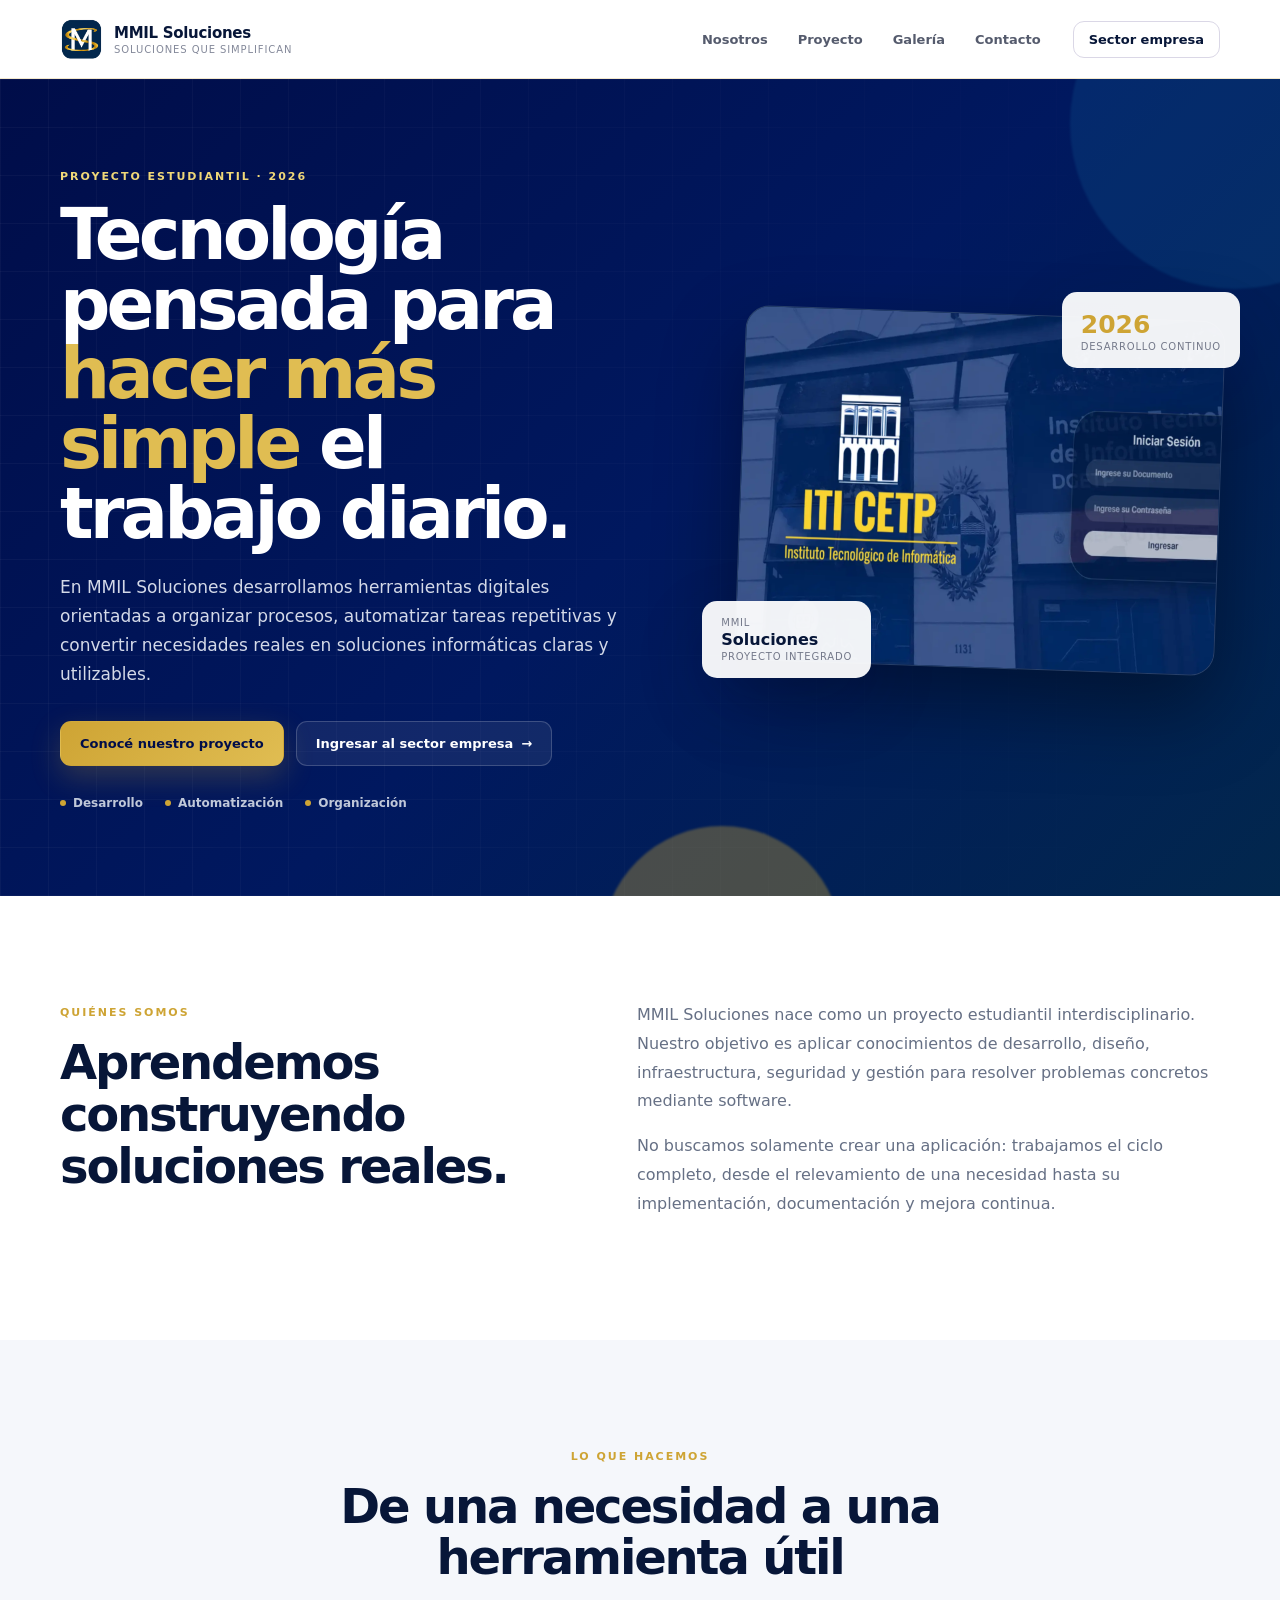
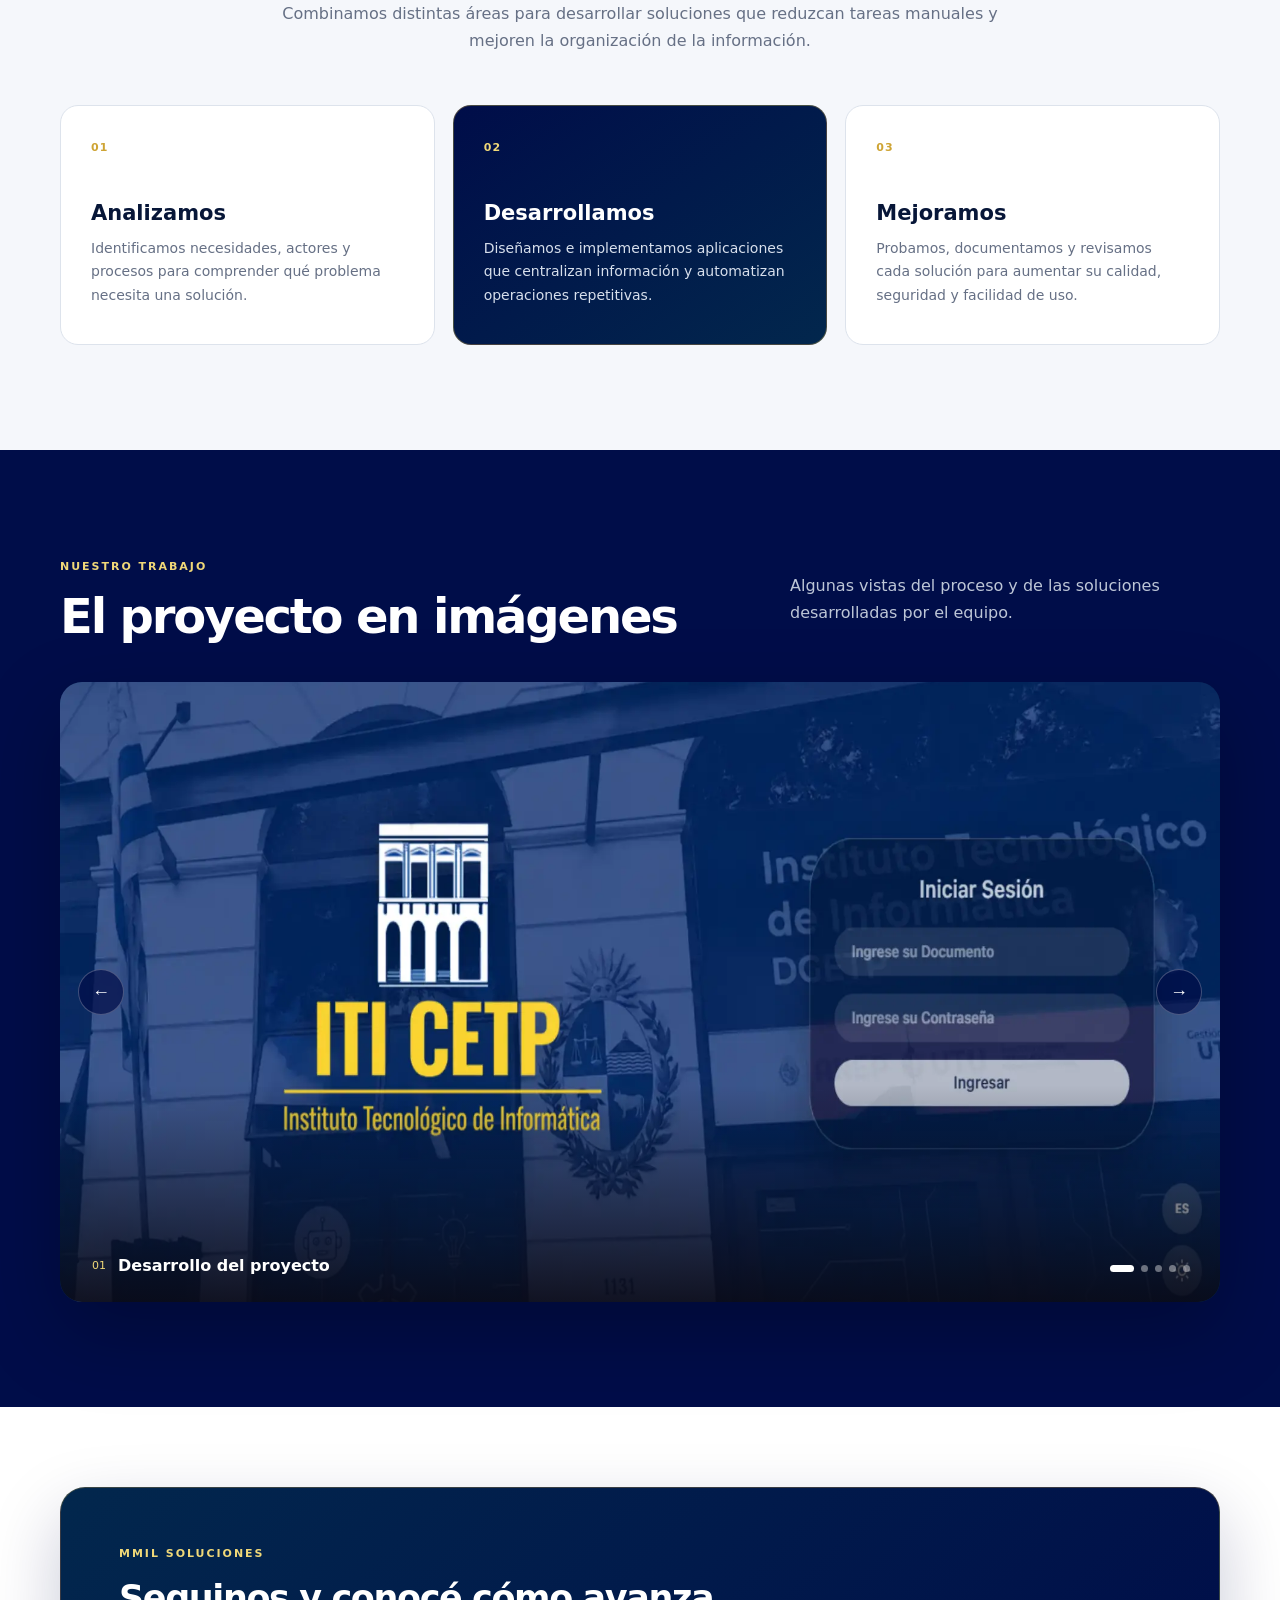
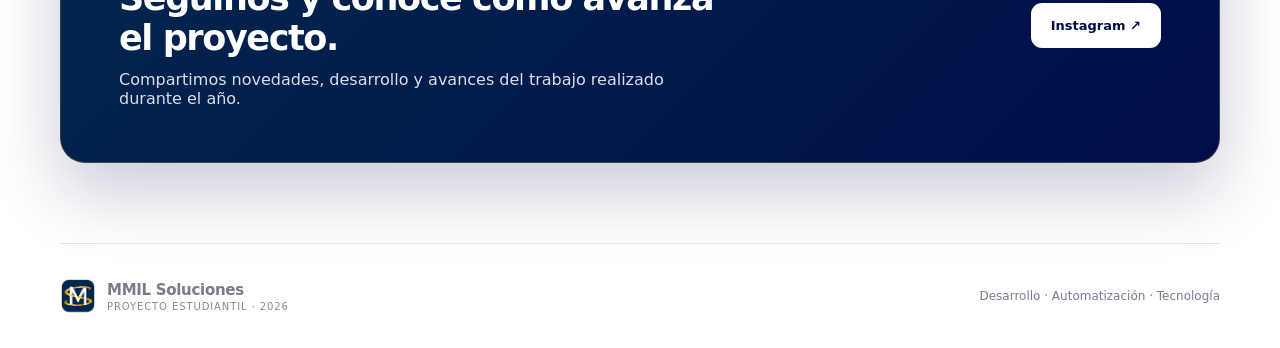
<file: index.html>
<!DOCTYPE html>
<html lang="es">
<head>
  <meta charset="UTF-8">
  <meta name="viewport" content="width=device-width, initial-scale=1.0">
  <meta http-equiv="Content-Security-Policy" content="default-src 'self'; script-src 'self'; style-src 'self' 'unsafe-inline' https://fonts.googleapis.com; font-src https://fonts.gstatic.com; img-src 'self' data:; connect-src 'self'; object-src 'none'; base-uri 'self'; form-action 'self'; frame-src 'none'">
  <meta name="description" content="MMIL Soluciones: proyecto estudiantil de desarrollo de soluciones informáticas orientadas a simplificar y automatizar tareas.">
  <title>MMIL Soluciones</title>
  <link rel="preconnect" href="https://fonts.googleapis.com">
  <link rel="preconnect" href="https://fonts.gstatic.com" crossorigin>
  <link href="https://fonts.googleapis.com/css2?family=Inter:wght@400;500;600;700;800&display=swap" rel="stylesheet">
  <link rel="stylesheet" href="./css/public.css">
</head>
<body>
  <header class="site-header" id="inicio">
    <div class="container nav-wrap">
      <a class="brand" href="#inicio" aria-label="MMIL Soluciones - Inicio">
        <img src="./Recursos/logo-mmil.webp" alt="Logo de MMIL Soluciones">
        <div><strong>MMIL Soluciones</strong><span>Soluciones que simplifican</span></div>
      </a>
      <nav class="main-nav" aria-label="Navegación principal">
        <a href="#nosotros">Nosotros</a>
        <a href="#proyecto">Proyecto</a>
        <a href="#galeria">Galería</a>
        <a href="#contacto">Contacto</a>
      </nav>
      <a class="btn btn-small btn-outline" href="./login.html">Sector empresa</a>
    </div>
  </header>

  <main>
    <section class="hero">
      <div class="hero-orb hero-orb-a"></div><div class="hero-orb hero-orb-b"></div>
      <div class="container hero-grid">
        <div class="hero-copy">
          <span class="eyebrow">PROYECTO ESTUDIANTIL · 2026</span>
          <h1>Tecnología pensada para <em>hacer más simple</em> el trabajo diario.</h1>
          <p>En MMIL Soluciones desarrollamos herramientas digitales orientadas a organizar procesos, automatizar tareas repetitivas y convertir necesidades reales en soluciones informáticas claras y utilizables.</p>
          <div class="hero-actions">
            <a class="btn btn-primary" href="#proyecto">Conocé nuestro proyecto</a>
            <a class="btn btn-ghost" href="./login.html">Ingresar al sector empresa <span>→</span></a>
          </div>
          <div class="hero-points">
            <span><i></i> Desarrollo</span><span><i></i> Automatización</span><span><i></i> Organización</span>
          </div>
        </div>
        <div class="hero-visual">
          <div class="visual-card main-shot">
            <img src="./Recursos/1.webp" alt="Vista del proyecto MMIL Soluciones" data-fallback-hero="1">
            <div class="missing-content"><span>01</span><strong>Imagen del proyecto</strong><small>Recursos/1.webp</small></div>
          </div>
          <div class="float-card float-a"><span>MMIL</span><strong>Soluciones</strong><small>Proyecto integrado</small></div>
          <div class="float-card float-b"><strong>2026</strong><small>Desarrollo continuo</small></div>
        </div>
      </div>
    </section>

    <section class="section" id="nosotros">
      <div class="container intro-grid">
        <div><span class="eyebrow dark">QUIÉNES SOMOS</span><h2>Aprendemos construyendo soluciones reales.</h2></div>
        <div class="intro-text"><p>MMIL Soluciones nace como un proyecto estudiantil interdisciplinario. Nuestro objetivo es aplicar conocimientos de desarrollo, diseño, infraestructura, seguridad y gestión para resolver problemas concretos mediante software.</p><p>No buscamos solamente crear una aplicación: trabajamos el ciclo completo, desde el relevamiento de una necesidad hasta su implementación, documentación y mejora continua.</p></div>
      </div>
    </section>

    <section class="section soft" id="proyecto">
      <div class="container">
        <div class="section-heading center"><span class="eyebrow dark">LO QUE HACEMOS</span><h2>De una necesidad a una herramienta útil</h2><p>Combinamos distintas áreas para desarrollar soluciones que reduzcan tareas manuales y mejoren la organización de la información.</p></div>
        <div class="feature-grid">
          <article class="feature"><span class="feature-num">01</span><h3>Analizamos</h3><p>Identificamos necesidades, actores y procesos para comprender qué problema necesita una solución.</p></article>
          <article class="feature featured"><span class="feature-num">02</span><h3>Desarrollamos</h3><p>Diseñamos e implementamos aplicaciones que centralizan información y automatizan operaciones repetitivas.</p></article>
          <article class="feature"><span class="feature-num">03</span><h3>Mejoramos</h3><p>Probamos, documentamos y revisamos cada solución para aumentar su calidad, seguridad y facilidad de uso.</p></article>
        </div>
      </div>
    </section>

    <section class="section showcase" id="galeria">
      <div class="container">
        <div class="section-heading split"><div><span class="eyebrow">NUESTRO TRABAJO</span><h2>El proyecto en imágenes</h2></div><p>Algunas vistas del proceso y de las soluciones desarrolladas por el equipo.</p></div>
        <div class="carousel" data-carousel>
          <div class="carousel-track" data-track>
            <figure class="slide active"><img src="./Recursos/1.webp" alt="Proyecto MMIL - imagen 1" data-fallback-slide="1"><figcaption><span>01</span><strong>Desarrollo del proyecto</strong></figcaption></figure>
            <figure class="slide"><img src="./Recursos/2.webp" alt="Proyecto MMIL - imagen 2" data-fallback-slide="2"><figcaption><span>02</span><strong>Interfaces y funcionamiento</strong></figcaption></figure>
            <figure class="slide"><img src="./Recursos/3.webp" alt="Proyecto MMIL - imagen 3" data-fallback-slide="3"><figcaption><span>03</span><strong>Trabajo del equipo</strong></figcaption></figure>
            <figure class="slide"><img src="./Recursos/4.webp" alt="Proyecto MMIL - imagen 4" data-fallback-slide="4"><figcaption><span>04</span><strong>Infraestructura y pruebas</strong></figcaption></figure>
            <figure class="slide"><img src="./Recursos/5.webp" alt="Proyecto MMIL - imagen 5" data-fallback-slide="5"><figcaption><span>05</span><strong>Evolución del producto</strong></figcaption></figure>
          </div>
          <button class="carousel-btn prev" type="button" data-prev aria-label="Imagen anterior">←</button>
          <button class="carousel-btn next" type="button" data-next aria-label="Imagen siguiente">→</button>
          <div class="carousel-dots" data-dots></div>
        </div>
      </div>
    </section>

    <section class="section cta-section" id="contacto">
      <div class="container cta-card">
        <div><span class="eyebrow">MMIL SOLUCIONES</span><h2>Seguinos y conocé cómo avanza el proyecto.</h2><p>Compartimos novedades, desarrollo y avances del trabajo realizado durante el año.</p></div>
        <div class="cta-actions">
          <a class="btn btn-white" href="https://www.instagram.com/mmilsoluciones_?igsi=Z3lza213cHBreXhk" target="_blank" rel="noopener noreferrer">Instagram ↗</a>
        </div>
      </div>
    </section>
  </main>

  <footer><div class="container footer-inner"><div class="brand footer-brand"><img src="./Recursos/logo-mmil.webp" alt=""><div><strong>MMIL Soluciones</strong><span>Proyecto estudiantil · 2026</span></div></div><span>Desarrollo · Automatización · Tecnología</span></div></footer>
  <script src="./js/security-public.js"></script>
  <script src="./js/public.js"></script>
</body>
</html>
</file>
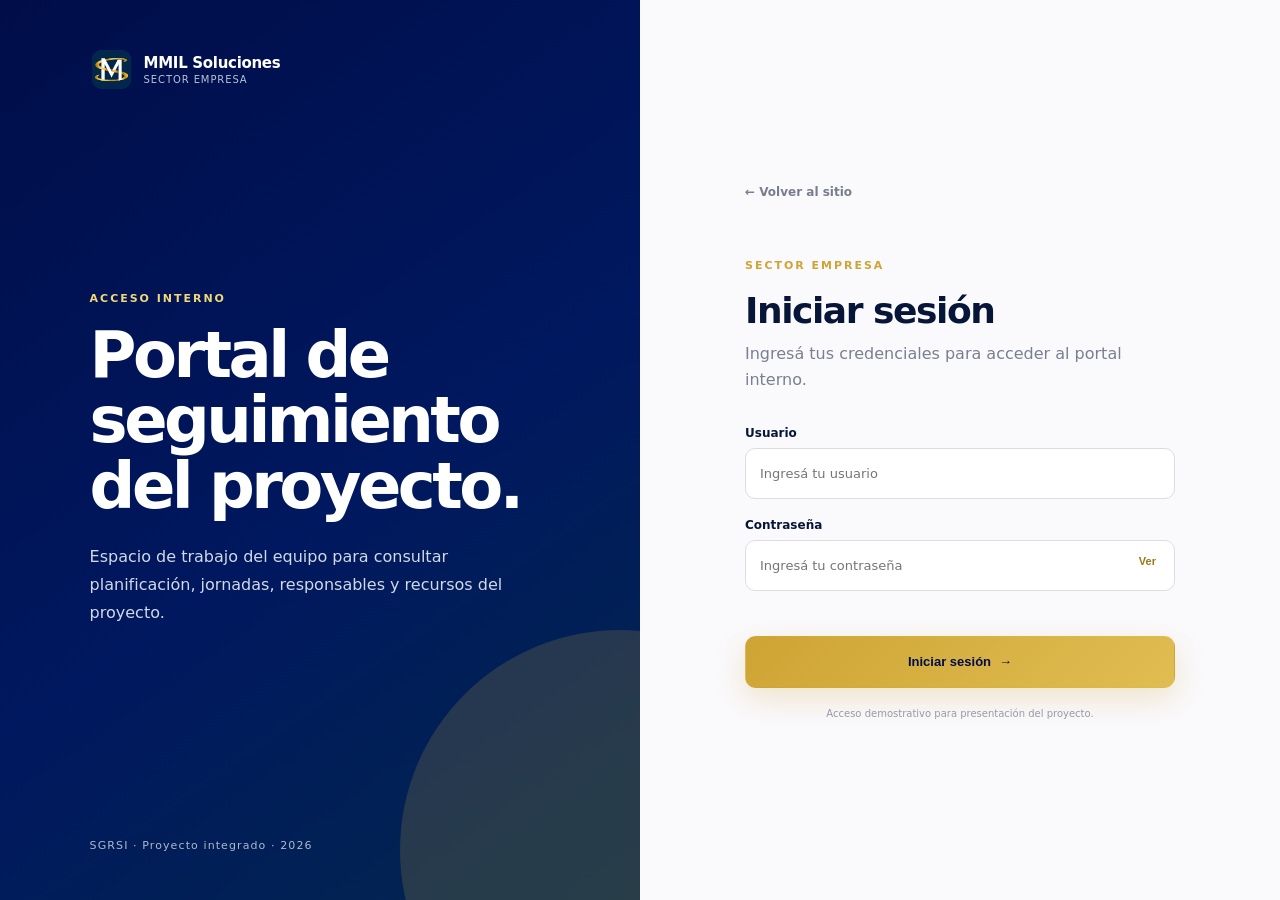
<file: portal/index.html>
<!DOCTYPE html>
<html lang="es">
<head>
    <meta charset="UTF-8">
    <meta name="viewport" content="width=device-width, initial-scale=1.0">
    <meta http-equiv="Content-Security-Policy" content="default-src 'self'; script-src 'self' https://cdn.jsdelivr.net; style-src 'self' 'unsafe-inline' https://cdn.jsdelivr.net; img-src 'self' data:; connect-src 'self'; object-src 'none'; base-uri 'self'; form-action 'self'; frame-src 'none'">
    <meta name="description" content="Portal interno de seguimiento del proyecto SGRSI de MMIL Soluciones.">
    <script src="./js/auth.js"></script>
    <title>Portal MMIL Soluciones</title>
    <link href="https://cdn.jsdelivr.net/npm/bootstrap@5.3.3/dist/css/bootstrap.min.css" rel="stylesheet">
    <link rel="stylesheet" href="./css/style.css">
</head>
<body>
    <header class="cabecera">
        <nav class="container navbar navbar-expand-lg navbar-dark px-0">
            <a class="navbar-brand marca" href="#inicio">
                <img src="./img/LogoAPP.webp" alt="Logo MMIL Soluciones" class="logo-mmil">
                <span><strong>MMIL Soluciones</strong><small>Portal de seguimiento SGRSI</small></span>
            </a>
            <button class="navbar-toggler" type="button" data-bs-toggle="collapse" data-bs-target="#menuPrincipal" aria-controls="menuPrincipal" aria-expanded="false" aria-label="Abrir menú">
                <span class="navbar-toggler-icon"></span>
            </button>
            <div class="collapse navbar-collapse" id="menuPrincipal">
                <ul class="navbar-nav ms-auto">
                    <li class="nav-item"><a class="nav-link" href="#inicio">Inicio</a></li>
                    <li class="nav-item"><a class="nav-link" href="#calendario">Calendario</a></li>
                    <li class="nav-item"><a class="nav-link" href="#equipo">Equipo</a></li>
                    <li class="nav-item"><a class="nav-link" href="#recursos">Recursos</a></li>
                    <li class="nav-item ms-lg-2"><a class="nav-link nav-salir" id="volverInicio" href="../index.html">Volver al inicio</a></li>
                </ul>
            </div>
        </nav>
    </header>

    <main>
        <section id="inicio" class="hero">
            <div class="container py-5">
                <div class="row align-items-center g-4">
                    <div class="col-12 col-lg-7">
                        <span class="etiqueta-superior">ENTREGA FINAL</span>
                        <h1>Seguimiento general del proyecto</h1>
                        <p class="hero-texto">Planificación por jornadas, responsables y accesos rápidos de MMIL Soluciones.</p>
                        <div class="d-flex flex-wrap gap-2 mt-4">
                            <a href="#calendario" class="btn btn-light btn-lg">Ver calendario</a>
                            <a id="botonJiraHero" href="#" target="_blank" rel="noopener noreferrer" class="btn btn-outline-light btn-lg">Abrir Jira</a>
                        </div>
                    </div>
                    <div class="col-12 col-lg-5">
                        <article class="cuenta-regresiva">
                            <span>Faltan</span>
                            <strong id="diasRestantes">--</strong>
                            <p>días para la entrega final</p>
                            <small id="fechaEntrega">Cargando fecha...</small>
                        </article>
                    </div>
                </div>
            </div>
        </section>

        <section class="container seccion-resumen">
            <div class="row g-4">
                <div class="col-12 col-md-4">
                    <article class="tarjeta-resumen">
                        <span>Avance general</span>
                        <strong id="avanceGeneral">0%</strong>
                        <div class="progress mt-3" role="progressbar" aria-label="Avance general">
                            <div id="barraAvanceGeneral" class="progress-bar"></div>
                        </div>
                    </article>
                </div>
                <div class="col-12 col-md-4">
                    <article class="tarjeta-resumen">
                        <span>Jornada seleccionada</span>
                        <strong id="jornadaActual">Cargando...</strong>
                        <small id="cantidadTareas">-- tareas asignadas</small>
                    </article>
                </div>
                <div class="col-12 col-md-4">
                    <article class="tarjeta-resumen">
                        <span>Última jornada planificada</span>
                        <strong>22/10/2026</strong>
                        <small>Un día antes de la entrega final</small>
                    </article>
                </div>
            </div>
        </section>

        <section id="calendario" class="container seccion">
            <div class="encabezado-seccion">
                <div>
                    <span class="subtitulo">PLANIFICACIÓN</span>
                    <h2>Calendario de cierre</h2>
                </div>
                <p>Seleccioná una fecha para ver las tareas asignadas a esa jornada.</p>
            </div>

            <div class="calendarios-grid">
                <article class="mes-panel">
                    <div class="mes-cabecera"><span>2026</span><h3>Septiembre</h3></div>
                    <div id="fechasSeptiembre" class="fechas-grid"></div>
                </article>
                <article class="mes-panel">
                    <div class="mes-cabecera"><span>2026</span><h3>Octubre</h3></div>
                    <div id="fechasOctubre" class="fechas-grid"></div>
                </article>
            </div>

            <article class="panel-jornada mt-4">
                <div class="panel-jornada-cabecera">
                    <div>
                        <span class="subtitulo">TAREAS DEL DÍA</span>
                        <h2 id="tituloJornada">Cargando jornada...</h2>
                    </div>
                    <div class="contador-tareas"><strong id="contadorTareasPanel">0</strong><span>tareas</span></div>
                </div>
                <div id="tareasJornada" class="row g-3"></div>
            </article>
        </section>

        <section id="equipo" class="container seccion">
            <div class="encabezado-seccion">
                <div><span class="subtitulo">ORGANIZACIÓN</span><h2>Equipo MMIL Soluciones</h2></div>
                <p>Roles definidos para el proyecto.</p>
            </div>
            <div id="equipoGrid" class="row g-4"></div>
        </section>

        <section id="recursos" class="container seccion pb-5">
            <div class="encabezado-seccion">
                <div><span class="subtitulo">ACCESOS</span><h2>Recursos rápidos</h2></div>
                <p>Herramientas utilizadas por el equipo.</p>
            </div>
            <div id="enlacesRapidos" class="row g-3"></div>
        </section>
    </main>

    <footer class="footer">
        <div class="container"><span>MMIL Soluciones · Proyecto SGRSI · 2026</span><span id="ultimaActualizacion">Última actualización: --</span></div>
    </footer>

    <script src="https://cdn.jsdelivr.net/npm/bootstrap@5.3.3/dist/js/bootstrap.bundle.min.js"></script>
    <script src="./js/app.js"></script>
</body>
</html>
</file>
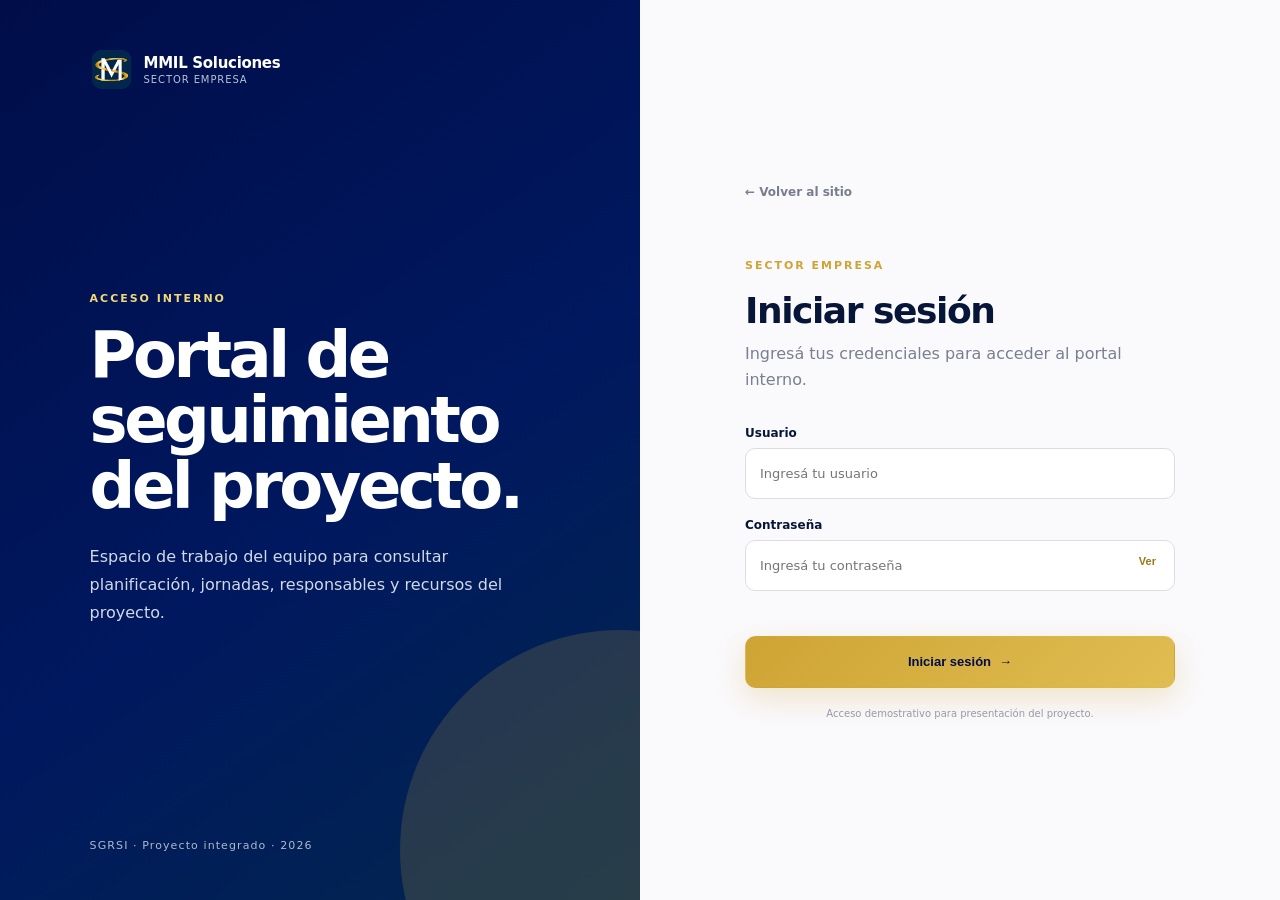
<file: login.html>
<!DOCTYPE html>
<html lang="es">
<head>
  <meta charset="UTF-8"><meta name="viewport" content="width=device-width, initial-scale=1.0">
  <meta http-equiv="Content-Security-Policy" content="default-src 'self'; script-src 'self'; style-src 'self' 'unsafe-inline' https://fonts.googleapis.com; font-src https://fonts.gstatic.com; img-src 'self' data:; connect-src 'self'; object-src 'none'; base-uri 'self'; form-action 'self'; frame-src 'none'">
  <meta name="description" content="Acceso interno de MMIL Soluciones.">
  <title>Sector empresa · MMIL Soluciones</title>
  <link rel="preconnect" href="https://fonts.googleapis.com"><link rel="preconnect" href="https://fonts.gstatic.com" crossorigin>
  <link href="https://fonts.googleapis.com/css2?family=Inter:wght@400;500;600;700;800&display=swap" rel="stylesheet">
  <link rel="stylesheet" href="./css/public.css">
</head>
<body class="login-page">
  <main class="login-shell">
    <section class="login-brand-panel">
      <a class="brand brand-light" href="./index.html"><img src="./Recursos/logo-mmil.webp" alt="Logo MMIL Soluciones"><div><strong>MMIL Soluciones</strong><span>Sector empresa</span></div></a>
      <div class="login-brand-copy"><span class="eyebrow">ACCESO INTERNO</span><h1>Portal de seguimiento del proyecto.</h1><p>Espacio de trabajo del equipo para consultar planificación, jornadas, responsables y recursos del proyecto.</p></div>
      <div class="login-brand-foot">SGRSI · Proyecto integrado · 2026</div>
    </section>
    <section class="login-form-panel">
      <div class="login-box">
        <a class="back-link" href="./index.html">← Volver al sitio</a>
        <div class="login-title"><span class="eyebrow dark">SECTOR EMPRESA</span><h2>Iniciar sesión</h2><p>Ingresá tus credenciales para acceder al portal interno.</p></div>
        <form id="loginForm" novalidate>
          <label for="usuario">Usuario</label><input id="usuario" name="usuario" type="text" maxlength="32" inputmode="text" spellcheck="false" autocomplete="username" placeholder="Ingresá tu usuario" required>
          <label for="password">Contraseña</label><div class="password-wrap"><input id="password" name="password" type="password" maxlength="64" autocomplete="current-password" placeholder="Ingresá tu contraseña" required><button id="togglePassword" type="button" aria-label="Mostrar contraseña">Ver</button></div>
          <p id="loginError" class="login-error" role="alert"></p>
          <button class="btn btn-primary login-submit" type="submit">Iniciar sesión <span>→</span></button>
        </form>
        <small class="demo-note">Acceso demostrativo para presentación del proyecto.</small>
      </div>
    </section>
  </main>
  <script src="./js/login.js"></script>
</body>
</html>
</file>
<file: css/public.css>
:root{--ink:#071638;--muted:#667085;--navy:#000d49;--navy2:#02274d;--navy3:#0b3363;--gold:#cea434;--gold2:#e0bd52;--soft:#f5f7fb;--line:#dde3ec;--white:#fff;--shadow:0 24px 70px rgba(0,13,73,.16)}
*{box-sizing:border-box}html{scroll-behavior:smooth}body{margin:0;font-family:Inter,system-ui,sans-serif;color:var(--ink);background:#fff}a{text-decoration:none;color:inherit}.container{width:min(1160px,calc(100% - 40px));margin:auto}.site-header{position:sticky;top:0;z-index:30;background:rgba(255,255,255,.94);backdrop-filter:blur(16px);border-bottom:1px solid rgba(206,164,52,.25)}.nav-wrap{height:78px;display:flex;align-items:center;gap:32px}.brand{display:flex;align-items:center;gap:11px}.brand img{width:43px;height:43px;object-fit:contain}.brand div{display:flex;flex-direction:column}.brand strong{font-size:15px;letter-spacing:-.02em}.brand span{font-size:10px;color:#84899a;margin-top:2px;text-transform:uppercase;letter-spacing:.09em}.main-nav{display:flex;gap:30px;margin-left:auto}.main-nav a{font-size:13px;font-weight:600;color:#555b6d}.main-nav a:hover{color:var(--gold)}.btn{display:inline-flex;align-items:center;justify-content:center;gap:8px;border-radius:11px;padding:14px 19px;font-weight:700;font-size:13px;border:1px solid transparent;transition:.2s}.btn:hover{transform:translateY(-1px)}.btn-small{padding:10px 15px}.btn-outline{border-color:#dad7e6;background:#fff}.btn-primary{color:var(--navy);background:linear-gradient(135deg,var(--gold),var(--gold2));box-shadow:0 11px 30px rgba(206,164,52,.24)}.btn-ghost{background:#fff;border-color:#dedbe7}.hero{position:relative;overflow:hidden;background:linear-gradient(135deg,var(--navy) 0%,#00185f 52%,var(--navy2) 100%);color:#fff;min-height:650px;display:flex;align-items:center}.hero:after{content:"";position:absolute;inset:0;background-image:linear-gradient(rgba(255,255,255,.035) 1px,transparent 1px),linear-gradient(90deg,rgba(255,255,255,.035) 1px,transparent 1px);background-size:48px 48px;mask-image:linear-gradient(to right,#000,transparent)}.hero-grid{position:relative;z-index:2;display:grid;grid-template-columns:1.05fr .95fr;align-items:center;gap:70px;padding:86px 0}.eyebrow{display:inline-block;font-size:11px;font-weight:800;letter-spacing:.18em;color:#f0d878;margin-bottom:18px}.eyebrow.dark{color:var(--gold)}.hero h1{font-size:clamp(42px,5.5vw,72px);line-height:.99;letter-spacing:-.055em;margin:0 0 24px}.hero h1 em{font-style:normal;color:var(--gold2)}.hero-copy>p{font-size:17px;line-height:1.7;color:#d3d9e8;max-width:650px}.hero-actions{display:flex;gap:12px;margin-top:32px;flex-wrap:wrap}.hero .btn-ghost{background:rgba(255,255,255,.07);border-color:rgba(255,255,255,.18);color:#fff}.hero-points{display:flex;gap:22px;margin-top:30px;color:#c0c8d9;font-size:12px;font-weight:600}.hero-points span{display:flex;align-items:center;gap:7px}.hero-points i{width:6px;height:6px;border-radius:50%;background:var(--gold)}.hero-visual{position:relative;min-height:400px}.visual-card{position:absolute;inset:25px 0 20px 38px;border-radius:24px;overflow:hidden;background:#082454;box-shadow:0 35px 80px rgba(0,0,0,.38);border:1px solid rgba(255,255,255,.13);transform:rotate(2deg)}.visual-card img{width:100%;height:100%;object-fit:cover}.missing-content{display:none;position:absolute;inset:0;align-items:center;justify-content:center;flex-direction:column;background:linear-gradient(145deg,#0a2d5b,var(--navy));color:#fff}.missing .missing-content{display:flex}.missing-content span{font-size:60px;font-weight:800;opacity:.12}.missing-content small{color:#b7c2d7;margin-top:8px}.float-card{position:absolute;z-index:3;padding:16px 19px;border-radius:15px;background:rgba(255,255,255,.94);color:var(--ink);box-shadow:var(--shadow);display:flex;flex-direction:column}.float-card span,.float-card small{font-size:10px;color:#74798a;text-transform:uppercase;letter-spacing:.08em}.float-card strong{font-size:16px;margin:2px 0}.float-a{left:0;bottom:10px}.float-b{right:-20px;top:4px}.float-b strong{font-size:25px;color:var(--gold)}.hero-orb{position:absolute;border-radius:50%;filter:blur(1px);opacity:.35}.hero-orb-a{width:330px;height:330px;background:#0d4b87;right:-120px;top:-120px}.hero-orb-b{width:240px;height:240px;background:#cea434;left:47%;bottom:-170px}.section{padding:105px 0}.intro-grid{display:grid;grid-template-columns:.9fr 1.1fr;gap:100px}.intro-grid h2,.section-heading h2{font-size:clamp(34px,4vw,48px);line-height:1.08;letter-spacing:-.045em;margin:0}.intro-text p{color:var(--muted);font-size:16px;line-height:1.8;margin:0 0 16px}.soft{background:var(--soft)}.section-heading.center{text-align:center;max-width:780px;margin:0 auto 50px}.section-heading p{color:var(--muted);line-height:1.7}.feature-grid{display:grid;grid-template-columns:repeat(3,1fr);gap:18px}.feature{background:#fff;border:1px solid var(--line);border-radius:18px;padding:30px;min-height:240px;transition:.2s}.feature:hover{transform:translateY(-4px);box-shadow:0 18px 45px rgba(40,30,65,.08)}.feature.featured{background:linear-gradient(145deg,var(--navy),var(--navy2));color:#fff;border:1px solid rgba(206,164,52,.34)}.feature-num{font-size:11px;font-weight:800;color:var(--gold);letter-spacing:.1em}.featured .feature-num{color:#f0d878}.feature h3{font-size:21px;margin:46px 0 12px}.feature p{font-size:14px;line-height:1.7;color:var(--muted);margin:0}.featured p{color:#d7dfec}.showcase{background:var(--navy);color:#fff}.section-heading.split{display:flex;align-items:end;justify-content:space-between;gap:40px;margin-bottom:40px}.section-heading.split p{max-width:430px;color:#bdc6d7}.carousel{position:relative;border-radius:22px;overflow:hidden;background:#061d4b;box-shadow:0 30px 80px rgba(0,0,0,.25)}.carousel-track{position:relative;height:min(62vw,620px);min-height:390px}.slide{position:absolute;inset:0;margin:0;opacity:0;transition:opacity .45s;pointer-events:none}.slide.active{opacity:1;pointer-events:auto}.slide img,.fallback-slide{width:100%;height:100%;object-fit:cover}.fallback-slide{display:flex;align-items:center;justify-content:center;flex-direction:column;background:linear-gradient(145deg,var(--navy2),var(--navy));color:#fff}.fallback-slide b{font-size:90px;opacity:.08}.fallback-slide span{font-weight:700}.fallback-slide small{margin-top:8px;color:#a9b5c9}.slide:after{content:"";position:absolute;inset:auto 0 0;height:35%;background:linear-gradient(transparent,rgba(10,8,17,.86))}.slide figcaption{position:absolute;z-index:2;left:32px;bottom:27px;display:flex;align-items:center;gap:12px}.slide figcaption span{font-size:11px;color:#f0d878}.slide figcaption strong{font-size:16px}.carousel-btn{position:absolute;z-index:5;top:50%;transform:translateY(-50%);width:46px;height:46px;border-radius:50%;border:1px solid rgba(255,255,255,.25);background:rgba(0,13,73,.72);color:#fff;font-size:18px;cursor:pointer}.carousel-btn.prev{left:18px}.carousel-btn.next{right:18px}.carousel-dots{position:absolute;z-index:6;bottom:30px;right:30px;display:flex;gap:7px}.carousel-dots button{width:7px;height:7px;border:0;padding:0;border-radius:20px;background:rgba(255,255,255,.4);cursor:pointer;transition:.2s}.carousel-dots button.active{width:24px;background:#fff}.cta-section{padding:80px 0;background:#fff}.cta-card{background:linear-gradient(135deg,var(--navy2),var(--navy));border:1px solid rgba(206,164,52,.28);color:#fff;border-radius:25px;padding:54px 58px;display:flex;align-items:center;justify-content:space-between;gap:40px;box-shadow:0 28px 70px rgba(0,13,73,.22)}.cta-card h2{font-size:35px;letter-spacing:-.04em;margin:0 0 12px;max-width:600px}.cta-card p{color:#d9e0ec;margin:0;max-width:600px}.cta-actions{display:flex;gap:10px;flex-wrap:wrap}.btn-white{background:#fff;color:var(--navy)}.btn-outline-white{border-color:rgba(255,255,255,.45);color:#fff}.footer-inner{height:105px;display:flex;align-items:center;justify-content:space-between;border-top:1px solid var(--line);color:#777c8d;font-size:12px}.footer-brand img{width:36px;height:36px}
/* login */.login-page{min-height:100vh}.login-shell{min-height:100vh;display:grid;grid-template-columns:1fr 1fr}.login-brand-panel{position:relative;padding:48px clamp(45px,7vw,105px);display:flex;flex-direction:column;color:#fff;background:linear-gradient(145deg,var(--navy),#00185f 55%,var(--navy2));overflow:hidden}.login-brand-panel:after{content:"";position:absolute;width:440px;height:440px;border-radius:50%;right:-200px;bottom:-170px;background:rgba(206,164,52,.18)}.brand-light span{color:#b9c3d6}.login-brand-copy{position:relative;z-index:2;margin:auto 0;max-width:560px}.login-brand-copy h1{font-size:clamp(42px,5vw,66px);line-height:1.02;letter-spacing:-.055em;margin:0 0 24px}.login-brand-copy p{line-height:1.75;color:#d1d9e7}.login-brand-foot{position:relative;z-index:2;color:#aeb9cd;font-size:11px;letter-spacing:.1em}.login-form-panel{display:flex;align-items:center;justify-content:center;padding:50px;background:#faf9fc}.login-box{width:min(430px,100%)}.back-link{display:inline-block;color:#777c8e;font-size:12px;font-weight:600;margin-bottom:55px}.login-title h2{font-size:36px;letter-spacing:-.04em;margin:0 0 10px}.login-title p{color:#7a7f90;line-height:1.6;margin:0 0 33px}.login-box label{display:block;font-size:12px;font-weight:700;margin:0 0 8px}.login-box input{width:100%;height:51px;border:1px solid #dedbe6;border-radius:10px;padding:0 14px;font:inherit;font-size:13px;background:#fff;outline:none;margin-bottom:19px}.login-box input:focus{border-color:var(--gold);box-shadow:0 0 0 3px rgba(206,164,52,.12)}.password-wrap{position:relative}.password-wrap input{padding-right:55px}.password-wrap button{position:absolute;right:13px;top:14px;border:0;background:none;color:#9b7918;font-weight:700;font-size:11px;cursor:pointer}.login-submit{width:100%;height:52px;margin-top:4px;cursor:pointer}.login-error{min-height:20px;color:#c83763;font-size:12px;margin:-6px 0 8px}.demo-note{display:block;text-align:center;color:#969aaa;margin-top:20px;font-size:10px}
@media(max-width:900px){.main-nav{display:none}.nav-wrap{gap:12px}.nav-wrap>.btn{margin-left:auto}.hero-grid,.intro-grid{grid-template-columns:1fr}.hero-grid{padding:70px 0 90px;gap:35px}.hero-visual{min-height:330px}.visual-card{inset:15px 20px 10px 20px}.feature-grid{grid-template-columns:1fr}.intro-grid{gap:35px}.section-heading.split,.cta-card{align-items:flex-start;flex-direction:column}.login-shell{grid-template-columns:1fr}.login-brand-panel{min-height:340px;padding:35px}.login-brand-copy{margin:55px 0}.login-brand-copy h1{font-size:42px}.login-form-panel{padding:55px 28px}.back-link{margin-bottom:35px}}
@media(max-width:560px){.container{width:min(100% - 28px,1160px)}.brand span{display:none}.hero{min-height:auto}.hero-grid{padding:60px 0}.hero h1{font-size:43px}.hero-points{flex-direction:column;gap:10px}.hero-visual{min-height:280px}.float-b{right:0}.section{padding:75px 0}.carousel-track{height:430px}.carousel-dots{right:18px}.cta-card{padding:36px 28px}.cta-card h2{font-size:29px}.footer-inner{height:auto;padding:32px 0;gap:20px;align-items:flex-start;flex-direction:column}}
</file>
<file: portal/css/style.css>
:root {
    --azul: #001883;
    --azul-oscuro: #000d49;
    --azul-claro: #2f7fc0;
    --celeste: #eaf3ff;
    --fondo: #f4f6fa;
    --blanco: #ffffff;
    --texto: #1c2430;
    --texto-suave: #667085;
    --borde: #dbe2ea;
}

* { box-sizing: border-box; }
html { scroll-behavior: smooth; }
body { margin: 0; background: var(--fondo); color: var(--texto); font-family: Arial, Helvetica, sans-serif; }

.cabecera { background: var(--azul-oscuro); position: sticky; top: 0; z-index: 1000; box-shadow: 0 4px 15px rgba(0,0,0,.15); }
.marca { display: flex; align-items: center; gap: 12px; }
.logo-mmil { width: 52px; height: 52px; object-fit: contain; }
.marca span:last-child { display: flex; flex-direction: column; line-height: 1.1; }
.marca small { opacity: .75; font-size: .75rem; }

.hero { background: radial-gradient(circle at top right, rgba(47,127,192,.55), transparent 32%), linear-gradient(135deg, var(--azul) 0%, var(--azul-oscuro) 100%); color: var(--blanco); }
.hero h1 { max-width: 720px; font-size: clamp(2rem, 5vw, 4rem); font-weight: 800; line-height: 1.05; margin-top: 12px; }
.hero-texto { max-width: 620px; font-size: 1.1rem; opacity: .88; }
.etiqueta-superior, .subtitulo { font-size: .76rem; font-weight: 800; letter-spacing: .12em; }

.cuenta-regresiva { padding: 30px; border: 1px solid rgba(255,255,255,.25); border-radius: 22px; background: rgba(255,255,255,.1); backdrop-filter: blur(8px); text-align: center; }
.cuenta-regresiva span { opacity: .8; }
.cuenta-regresiva strong { display: block; font-size: 5rem; line-height: 1; margin: 12px 0; }
.cuenta-regresiva p { margin-bottom: 6px; }
.cuenta-regresiva small { opacity: .75; }

.seccion-resumen { margin-top: -32px; position: relative; z-index: 2; }
.tarjeta-resumen, .mes-panel, .panel-jornada, .tarea-card, .miembro, .recurso { background: var(--blanco); border: 1px solid var(--borde); border-radius: 18px; box-shadow: 0 8px 24px rgba(16,24,40,.07); }
.tarjeta-resumen { min-height: 150px; padding: 22px; display: flex; flex-direction: column; }
.tarjeta-resumen > span { color: var(--texto-suave); font-size: .9rem; }
.tarjeta-resumen strong { color: var(--azul); font-size: 1.55rem; margin: 10px 0 3px; }
.tarjeta-resumen small { color: var(--texto-suave); }
.progress { height: 10px; background: #e9edf3; }
.progress-bar { background: linear-gradient(90deg, var(--azul-claro), var(--azul)); }

.seccion { padding-top: 72px; }
.encabezado-seccion { display: flex; justify-content: space-between; align-items: end; gap: 30px; margin-bottom: 24px; }
.encabezado-seccion h2 { margin: 4px 0 0; color: var(--azul-oscuro); font-weight: 800; }
.encabezado-seccion p { margin: 0; color: var(--texto-suave); max-width: 520px; text-align: right; }
.subtitulo { color: var(--azul-claro); }

.calendarios-grid { display: grid; grid-template-columns: repeat(2, minmax(0,1fr)); gap: 20px; }
.mes-panel { padding: 22px; }
.mes-cabecera { display: flex; align-items: end; justify-content: space-between; border-bottom: 1px solid var(--borde); padding-bottom: 14px; margin-bottom: 16px; }
.mes-cabecera h3 { margin: 0; color: var(--azul-oscuro); font-weight: 800; }
.mes-cabecera span { color: var(--texto-suave); font-weight: 700; }
.fechas-grid { display: grid; grid-template-columns: repeat(4, minmax(0,1fr)); gap: 10px; }
.fecha-btn { border: 1px solid var(--borde); background: #f8fafc; border-radius: 14px; padding: 14px 8px; min-height: 112px; color: var(--texto); transition: .2s ease; display: flex; flex-direction: column; justify-content: center; align-items: center; }
.fecha-btn:hover { transform: translateY(-2px); border-color: var(--azul-claro); background: var(--celeste); }
.fecha-btn.activo { background: linear-gradient(135deg, var(--azul), var(--azul-oscuro)); color: white; border-color: transparent; box-shadow: 0 10px 22px rgba(0,24,131,.22); }
.fecha-dia-semana { text-transform: uppercase; font-size: .7rem; font-weight: 800; letter-spacing: .08em; opacity: .72; }
.fecha-btn strong { font-size: 2rem; line-height: 1; margin: 7px 0; }
.fecha-cantidad { font-size: .72rem; opacity: .75; }

.panel-jornada { padding: 26px; }
.panel-jornada-cabecera { display: flex; justify-content: space-between; align-items: center; gap: 20px; padding-bottom: 20px; margin-bottom: 4px; border-bottom: 1px solid var(--borde); }
.panel-jornada-cabecera h2 { margin: 5px 0 0; color: var(--azul-oscuro); font-weight: 800; }
.contador-tareas { background: var(--celeste); color: var(--azul); min-width: 92px; padding: 12px 16px; border-radius: 14px; text-align: center; }
.contador-tareas strong { display: block; font-size: 1.8rem; line-height: 1; }
.contador-tareas span { font-size: .75rem; font-weight: 700; }
#tareasJornada { padding-top: 20px; }

.tarea-card { height: 100%; padding: 20px; transition: .2s ease; border-left: 4px solid var(--azul-claro); }
.tarea-card:hover { transform: translateY(-2px); box-shadow: 0 12px 30px rgba(16,24,40,.11); }
.tarea-card-top { display: flex; align-items: center; justify-content: space-between; gap: 12px; margin-bottom: 14px; }
.ticket-id { display: inline-flex; padding: 6px 10px; border-radius: 999px; background: var(--celeste); color: var(--azul); font-size: .75rem; font-weight: 800; letter-spacing: .04em; }
.fecha-limite { color: var(--texto-suave); font-size: .78rem; font-weight: 700; }
.tarea-card h3 { font-size: 1.05rem; line-height: 1.35; font-weight: 800; margin: 0 0 18px; color: var(--azul-oscuro); }
.tarea-personas { display: grid; grid-template-columns: repeat(2,minmax(0,1fr)); gap: 10px; margin-bottom: 16px; }
.tarea-personas div { background: #f8fafc; border: 1px solid #edf1f5; border-radius: 12px; padding: 11px 12px; }
.tarea-personas span, .criterio-cierre span { display: block; color: var(--texto-suave); font-size: .72rem; font-weight: 800; text-transform: uppercase; letter-spacing: .05em; margin-bottom: 4px; }
.tarea-personas strong { font-size: .88rem; }
.criterio-cierre { border-top: 1px solid var(--borde); padding-top: 14px; }
.criterio-cierre p { margin: 0; color: #475467; font-size: .9rem; line-height: 1.45; }

.miembro { height: 100%; padding: 22px; }
.rol-equipo { display: inline-block; color: var(--azul-claro); font-size: .73rem; font-weight: 800; text-transform: uppercase; letter-spacing: .08em; }
.miembro h3 { color: var(--azul-oscuro); font-size: 1.2rem; font-weight: 800; margin: 8px 0; }
.miembro p { color: var(--texto-suave); margin: 0; line-height: 1.5; }

.recurso { height: 100%; padding: 20px; text-decoration: none; color: var(--texto); display: flex; flex-direction: column; transition: .2s ease; }
.recurso:hover { transform: translateY(-3px); border-color: var(--azul-claro); color: var(--texto); }
.recurso strong { color: var(--azul); font-size: 1.1rem; }
.recurso span { color: var(--texto-suave); margin-top: 5px; font-size: .9rem; }

.footer { margin-top: 55px; padding: 24px 0; background: var(--azul-oscuro); color: rgba(255,255,255,.75); font-size: .88rem; }
.footer .container { display: flex; justify-content: space-between; gap: 20px; }

@media (max-width: 991px) {
    .calendarios-grid { grid-template-columns: 1fr; }
}
@media (max-width: 767px) {
    .encabezado-seccion { align-items: start; flex-direction: column; gap: 8px; }
    .encabezado-seccion p { text-align: left; }
    .fechas-grid { grid-template-columns: repeat(2,minmax(0,1fr)); }
    .panel-jornada { padding: 18px; }
    .panel-jornada-cabecera { align-items: start; }
    .tarea-personas { grid-template-columns: 1fr; }
    .footer .container { flex-direction: column; }
}
@media (max-width: 480px) {
    .cuenta-regresiva strong { font-size: 4rem; }
    .fechas-grid { grid-template-columns: repeat(2,minmax(0,1fr)); }
}

/* Acceso de salida del sector interno */
.nav-salir {
    border: 1px solid rgba(255,255,255,.45);
    border-radius: 10px;
    padding-left: 14px !important;
    padding-right: 14px !important;
}
.nav-salir:hover, .nav-salir:focus {
    background: rgba(255,255,255,.10);
    color: #fff !important;
}
</file>
